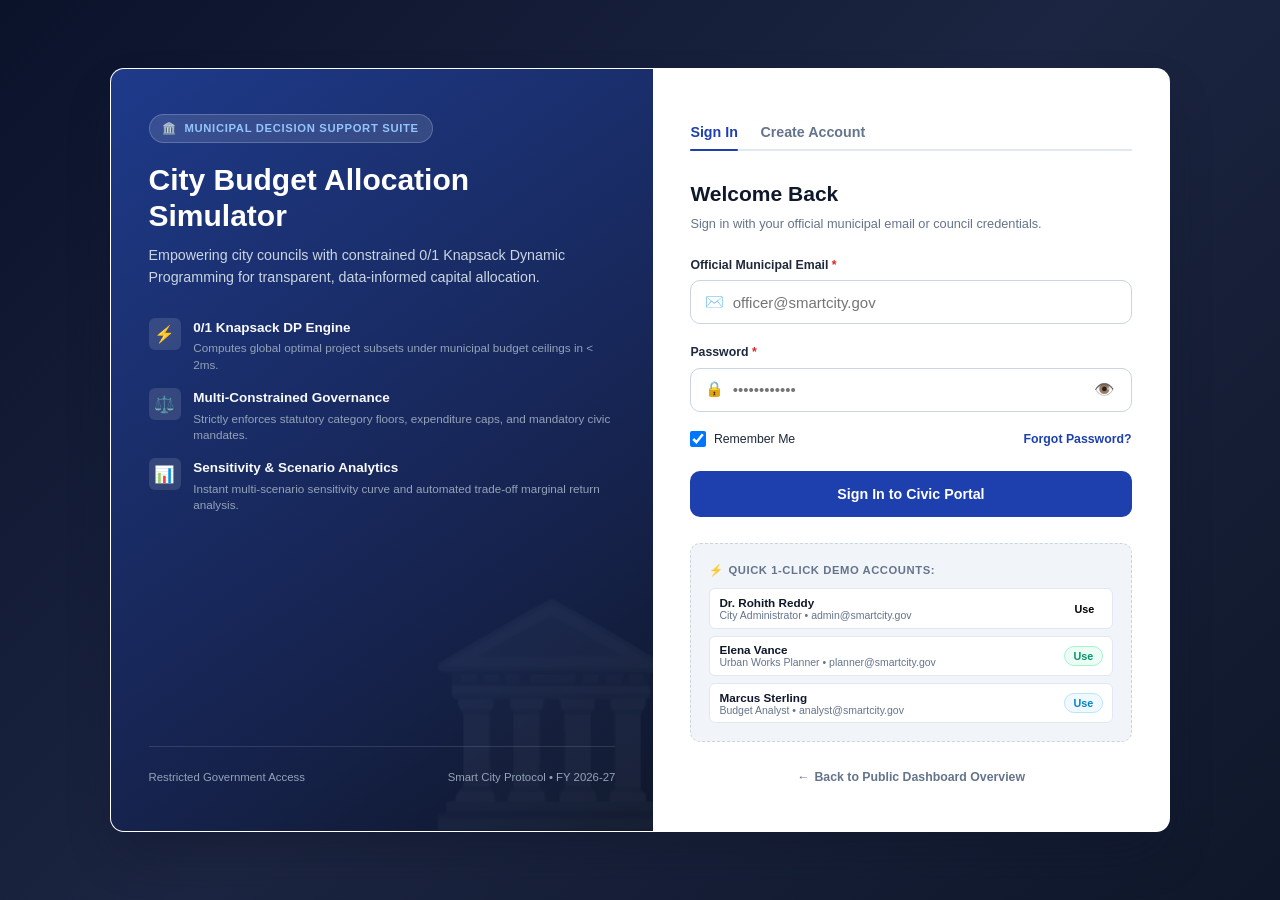
<file: login.html>
<!DOCTYPE html>
<html lang="en">
<head>
  <meta charset="UTF-8">
  <meta name="viewport" content="width=device-width, initial-scale=1.0">
  <title>Municipal Officer Login | City Budget Allocation Simulator</title>
  <meta name="description" content="Secure municipal access portal for city council members, urban planners, and financial directors using the City Budget Allocation Simulator.">
  <link rel="icon" type="image/svg+xml" href="assets/city-emblem.svg">
  <link rel="stylesheet" href="css/style.css">
</head>
<body class="auth-body">

  <div class="auth-wrapper">
    <!-- Left Hero Brand Panel (Desktop) -->
    <div class="auth-hero-panel">
      <div class="auth-hero-header">
        <div class="auth-brand-badge">
          <span>🏛️</span>
          <span>Municipal Decision Support Suite</span>
        </div>
        <h1 class="auth-hero-title">City Budget Allocation Simulator</h1>
        <p class="auth-hero-subtitle">
          Empowering city councils with constrained 0/1 Knapsack Dynamic Programming for transparent, data-informed capital allocation.
        </p>

        <div class="auth-features-list">
          <div class="auth-feature-item">
            <div class="auth-feature-icon">⚡</div>
            <div class="auth-feature-text">
              <h4>0/1 Knapsack DP Engine</h4>
              <p>Computes global optimal project subsets under municipal budget ceilings in &lt; 2ms.</p>
            </div>
          </div>

          <div class="auth-feature-item">
            <div class="auth-feature-icon">⚖️</div>
            <div class="auth-feature-text">
              <h4>Multi-Constrained Governance</h4>
              <p>Strictly enforces statutory category floors, expenditure caps, and mandatory civic mandates.</p>
            </div>
          </div>

          <div class="auth-feature-item">
            <div class="auth-feature-icon">📊</div>
            <div class="auth-feature-text">
              <h4>Sensitivity &amp; Scenario Analytics</h4>
              <p>Instant multi-scenario sensitivity curve and automated trade-off marginal return analysis.</p>
            </div>
          </div>
        </div>
      </div>

      <div class="auth-hero-footer">
        <span>Restricted Government Access</span>
        <span>Smart City Protocol &bull; FY 2026-27</span>
      </div>
    </div>

    <!-- Right Authentication Form Panel -->
    <div class="auth-form-panel">
      <!-- Tabs: Sign In / Create Account -->
      <div class="auth-tabs">
        <button type="button" class="auth-tab-btn active" id="tabSignIn">Sign In</button>
        <button type="button" class="auth-tab-btn" id="tabSignUp">Create Account</button>
      </div>

      <!-- Top Alert Message Container -->
      <div id="authAlert" style="display: none; padding: 0.75rem 1rem; border-radius: var(--radius-md); margin-bottom: 1.25rem; font-size: 0.82rem; font-weight: 600; align-items: center; gap: 0.5rem;">
        <span id="authAlertIcon">⚠️</span>
        <span id="authAlertMsg"></span>
      </div>

      <!-- ================= FORM 1: SIGN IN ================= -->
      <form id="loginForm" novalidate>
        <div class="auth-form-header">
          <h2>Welcome Back</h2>
          <p>Sign in with your official municipal email or council credentials.</p>
        </div>

        <!-- Email Field -->
        <div class="form-group">
          <label class="form-label" for="loginEmail">
            Official Municipal Email <span class="required">*</span>
          </label>
          <div class="input-with-icon">
            <span class="input-icon-lead">✉️</span>
            <input 
              type="email" 
              id="loginEmail" 
              class="form-control" 
              placeholder="officer@smartcity.gov" 
              autocomplete="email" 
              required
            >
          </div>
          <div class="form-error-msg" id="loginEmailError">
            <span>⚠️</span> Please enter a valid municipal email address.
          </div>
        </div>

        <!-- Password Field -->
        <div class="form-group">
          <label class="form-label" for="loginPassword">
            Password <span class="required">*</span>
          </label>
          <div class="input-with-icon">
            <span class="input-icon-lead">🔒</span>
            <input 
              type="password" 
              id="loginPassword" 
              class="form-control" 
              placeholder="••••••••••••" 
              autocomplete="current-password" 
              required
            >
            <button type="button" class="btn-toggle-password" id="btnToggleLoginPassword" aria-label="Toggle password visibility">
              👁️
            </button>
          </div>
          <div class="form-error-msg" id="loginPasswordError">
            <span>⚠️</span> Password cannot be empty.
          </div>
        </div>

        <!-- Options Row: Remember Me & Forgot Password -->
        <div class="auth-options-row">
          <label class="auth-checkbox-label" for="loginRemember">
            <input type="checkbox" id="loginRemember" checked style="width: 16px; height: 16px; cursor: pointer;">
            <span>Remember Me</span>
          </label>
          <a href="#" class="auth-link" id="linkForgotPassword">Forgot Password?</a>
        </div>

        <!-- Submit Button -->
        <button type="submit" class="btn btn-primary" id="btnSignInSubmit" style="width: 100%; height: 46px; font-size: 0.95rem;">
          <span id="btnSignInText">Sign In to Civic Portal</span>
          <span id="btnSignInSpinner" style="display: none;">⏳ Authenticating...</span>
        </button>

        <!-- 1-Click Demo Credentials Box -->
        <div class="demo-accounts-card">
          <div class="demo-accounts-title">
            <span>⚡</span>
            <span>Quick 1-Click Demo Accounts:</span>
          </div>
          <div class="demo-chips-grid">
            <button type="button" class="demo-chip-btn" data-email="admin@smartcity.gov" data-pass="CityAdmin2026!">
              <div>
                <div class="demo-chip-name">Dr. Rohith Reddy</div>
                <div class="demo-chip-role">City Administrator &bull; admin@smartcity.gov</div>
              </div>
              <span class="badge badge-primary">Use</span>
            </button>

            <button type="button" class="demo-chip-btn" data-email="planner@smartcity.gov" data-pass="Planner2026!">
              <div>
                <div class="demo-chip-name">Elena Vance</div>
                <div class="demo-chip-role">Urban Works Planner &bull; planner@smartcity.gov</div>
              </div>
              <span class="badge badge-success">Use</span>
            </button>

            <button type="button" class="demo-chip-btn" data-email="analyst@smartcity.gov" data-pass="Analyst2026!">
              <div>
                <div class="demo-chip-name">Marcus Sterling</div>
                <div class="demo-chip-role">Budget Analyst &bull; analyst@smartcity.gov</div>
              </div>
              <span class="badge badge-info">Use</span>
            </button>
          </div>
        </div>
      </form>

      <!-- ================= FORM 2: SIGN UP ================= -->
      <form id="registerForm" style="display: none;" novalidate>
        <div class="auth-form-header">
          <h2>Create Council Account</h2>
          <p>Register an authorized municipal officer profile.</p>
        </div>

        <div class="form-group">
          <label class="form-label" for="regName">
            Full Name &amp; Title <span class="required">*</span>
          </label>
          <div class="input-with-icon">
            <span class="input-icon-lead">👤</span>
            <input type="text" id="regName" class="form-control" placeholder="e.g., Officer Ananya Sharma" required>
          </div>
          <div class="form-error-msg" id="regNameError">
            <span>⚠️</span> Full name is required.
          </div>
        </div>

        <div class="form-group">
          <label class="form-label" for="regEmail">
            Official Email Address <span class="required">*</span>
          </label>
          <div class="input-with-icon">
            <span class="input-icon-lead">✉️</span>
            <input type="email" id="regEmail" class="form-control" placeholder="name@smartcity.gov" required>
          </div>
          <div class="form-error-msg" id="regEmailError">
            <span>⚠️</span> Please enter a valid municipal email format.
          </div>
        </div>

        <div class="form-row" style="margin-bottom: 1.25rem;">
          <div class="form-group" style="margin-bottom: 0;">
            <label class="form-label" for="regDepartment">Department</label>
            <select id="regDepartment" class="form-control">
              <option value="Urban Infrastructure & Roads">Urban Infrastructure &amp; Roads</option>
              <option value="Healthcare & Sanitation Directorate">Healthcare &amp; Sanitation</option>
              <option value="Finance & Municipal Accounts">Finance &amp; Accounts</option>
              <option value="Water Supply & Resources">Water Supply &amp; Resources</option>
              <option value="Environment & Smart Planning">Environment &amp; Planning</option>
            </select>
          </div>

          <div class="form-group" style="margin-bottom: 0;">
            <label class="form-label" for="regRole">Civic Role</label>
            <select id="regRole" class="form-control">
              <option value="Urban Planner">Urban Planner</option>
              <option value="Budget Analyst">Budget Analyst</option>
              <option value="City Council Member">Council Member</option>
              <option value="Director of Engineering">Director of Engineering</option>
            </select>
          </div>
        </div>

        <div class="form-group">
          <label class="form-label" for="regPassword">
            Password <span class="required">*</span>
          </label>
          <div class="input-with-icon">
            <span class="input-icon-lead">🔒</span>
            <input type="password" id="regPassword" class="form-control" placeholder="At least 6 characters" required>
            <button type="button" class="btn-toggle-password" id="btnToggleRegPassword" aria-label="Toggle password">👁️</button>
          </div>
          <div class="form-error-msg" id="regPasswordError">
            <span>⚠️</span> Password must be at least 6 characters.
          </div>
        </div>

        <div class="form-group">
          <label class="form-label" for="regConfirmPassword">
            Confirm Password <span class="required">*</span>
          </label>
          <div class="input-with-icon">
            <span class="input-icon-lead">🔒</span>
            <input type="password" id="regConfirmPassword" class="form-control" placeholder="Re-enter password" required>
          </div>
          <div class="form-error-msg" id="regConfirmPasswordError">
            <span>⚠️</span> Passwords do not match.
          </div>
        </div>

        <button type="submit" class="btn btn-primary" id="btnSignUpSubmit" style="width: 100%; height: 46px; font-size: 0.95rem; margin-top: 0.5rem;">
          <span id="btnSignUpText">Register &amp; Access Dashboard</span>
          <span id="btnSignUpSpinner" style="display: none;">⏳ Creating Profile...</span>
        </button>

        <p style="text-align: center; margin-top: 1rem; font-size: 0.82rem; color: var(--color-slate-light);">
          Already have an account? <a href="#" class="auth-link" id="linkSwitchToSignIn">Sign In</a>
        </p>
      </form>

      <!-- Return to Public Dashboard Link -->
      <div style="margin-top: 1.75rem; text-align: center; font-size: 0.82rem;">
        <a href="index.html" class="auth-link" style="display: inline-flex; align-items: center; gap: 0.35rem; color: var(--color-slate-light);">
          <span>←</span>
          <span>Back to Public Dashboard Overview</span>
        </a>
      </div>
    </div>
  </div>

  <!-- ================= FORGOT PASSWORD MODAL ================= -->
  <div class="modal-overlay" id="forgotModalOverlay">
    <div class="modal-content" style="max-width: 440px;">
      <div class="modal-header">
        <h3><span>🔑</span> Reset Password</h3>
        <button class="modal-close" id="btnCloseForgotModal">&times;</button>
      </div>
      <div class="modal-body">
        <p style="font-size: 0.88rem; color: var(--color-slate-medium); margin-bottom: 1.25rem;">
          Enter your registered municipal email. We will send you secure verification instructions and token to restore access.
        </p>

        <form id="forgotPasswordForm" novalidate>
          <div class="form-group">
            <label class="form-label" for="forgotEmail">Municipal Email Address</label>
            <div class="input-with-icon">
              <span class="input-icon-lead">✉️</span>
              <input type="email" id="forgotEmail" class="form-control" placeholder="officer@smartcity.gov" required>
            </div>
            <div class="form-error-msg" id="forgotEmailError">
              <span>⚠️</span> Please enter a valid registered email.
            </div>
          </div>

          <div id="forgotSuccessBox" style="display: none; padding: 0.85rem; background-color: var(--color-success-bg); border: 1px solid var(--color-success-border); border-radius: var(--radius-md); font-size: 0.82rem; color: var(--color-success); margin-bottom: 1rem;">
            <span>✓</span> <span id="forgotSuccessMsg"></span>
          </div>

          <div style="display: flex; gap: 0.75rem; justify-content: flex-end; margin-top: 1.25rem;">
            <button type="button" class="btn btn-outline" id="btnCancelForgot">Cancel</button>
            <button type="submit" class="btn btn-primary" id="btnSubmitForgot">Send Reset Link</button>
          </div>
        </form>
      </div>
    </div>
  </div>

  <!-- Toast Notification Container -->
  <div class="toast-container" id="toastContainer"></div>

  <!-- Scripts -->
  <script src="js/auth.js"></script>
  <script>
    (function () {
      'use strict';

      // Elements
      const tabSignIn = document.getElementById('tabSignIn');
      const tabSignUp = document.getElementById('tabSignUp');
      const loginForm = document.getElementById('loginForm');
      const registerForm = document.getElementById('registerForm');
      const linkSwitchToSignIn = document.getElementById('linkSwitchToSignIn');

      const loginEmail = document.getElementById('loginEmail');
      const loginPassword = document.getElementById('loginPassword');
      const loginRemember = document.getElementById('loginRemember');
      const btnToggleLoginPassword = document.getElementById('btnToggleLoginPassword');
      const loginEmailError = document.getElementById('loginEmailError');
      const loginPasswordError = document.getElementById('loginPasswordError');

      const btnSignInSubmit = document.getElementById('btnSignInSubmit');
      const btnSignInText = document.getElementById('btnSignInText');
      const btnSignInSpinner = document.getElementById('btnSignInSpinner');

      const regName = document.getElementById('regName');
      const regEmail = document.getElementById('regEmail');
      const regDepartment = document.getElementById('regDepartment');
      const regRole = document.getElementById('regRole');
      const regPassword = document.getElementById('regPassword');
      const regConfirmPassword = document.getElementById('regConfirmPassword');
      const btnToggleRegPassword = document.getElementById('btnToggleRegPassword');
      const btnSignUpSubmit = document.getElementById('btnSignUpSubmit');
      const btnSignUpText = document.getElementById('btnSignUpText');
      const btnSignUpSpinner = document.getElementById('btnSignUpSpinner');

      const authAlert = document.getElementById('authAlert');
      const authAlertMsg = document.getElementById('authAlertMsg');
      const authAlertIcon = document.getElementById('authAlertIcon');

      const linkForgotPassword = document.getElementById('linkForgotPassword');
      const forgotModalOverlay = document.getElementById('forgotModalOverlay');
      const btnCloseForgotModal = document.getElementById('btnCloseForgotModal');
      const btnCancelForgot = document.getElementById('btnCancelForgot');
      const forgotPasswordForm = document.getElementById('forgotPasswordForm');
      const forgotEmail = document.getElementById('forgotEmail');
      const forgotEmailError = document.getElementById('forgotEmailError');
      const forgotSuccessBox = document.getElementById('forgotSuccessBox');
      const forgotSuccessMsg = document.getElementById('forgotSuccessMsg');

      // Check if already authenticated; if so, redirect immediately
      const urlParams = new URLSearchParams(window.location.search);
      const redirectTarget = urlParams.get('redirect') ? decodeURIComponent(urlParams.get('redirect')) : 'index.html';

      if (window.auth && window.auth.isAuthenticated()) {
        window.location.href = redirectTarget;
      }

      // Tab switching
      function showSignInTab() {
        tabSignIn.classList.add('active');
        tabSignUp.classList.remove('active');
        loginForm.style.display = 'block';
        registerForm.style.display = 'none';
        hideAlert();
      }

      function showSignUpTab() {
        tabSignUp.classList.add('active');
        tabSignIn.classList.remove('active');
        registerForm.style.display = 'block';
        loginForm.style.display = 'none';
        hideAlert();
      }

      tabSignIn.addEventListener('click', showSignInTab);
      tabSignUp.addEventListener('click', showSignUpTab);
      if (linkSwitchToSignIn) linkSwitchToSignIn.addEventListener('click', (e) => {
        e.preventDefault();
        showSignInTab();
      });

      // Show/Hide Password toggles
      function togglePasswordVisibility(input, btn) {
        if (input.type === 'password') {
          input.type = 'text';
          btn.textContent = '🙈';
        } else {
          input.type = 'password';
          btn.textContent = '👁️';
        }
      }

      btnToggleLoginPassword.addEventListener('click', () => {
        togglePasswordVisibility(loginPassword, btnToggleLoginPassword);
      });

      btnToggleRegPassword.addEventListener('click', () => {
        togglePasswordVisibility(regPassword, btnToggleRegPassword);
      });

      // Alert Banner helper
      function showAlert(msg, isSuccess = false) {
        authAlert.style.display = 'flex';
        authAlert.style.backgroundColor = isSuccess ? 'var(--color-success-bg)' : 'var(--color-danger-bg)';
        authAlert.style.border = isSuccess ? '1px solid var(--color-success-border)' : '1px solid var(--color-danger-border)';
        authAlert.style.color = isSuccess ? 'var(--color-success)' : 'var(--color-danger)';
        authAlertIcon.textContent = isSuccess ? '✅' : '⚠️';
        authAlertMsg.textContent = msg;
      }

      function hideAlert() {
        authAlert.style.display = 'none';
      }

      // Inline validation helpers
      function setFieldError(input, errorElement, isError) {
        if (isError) {
          input.classList.add('is-invalid');
          errorElement.classList.add('visible');
        } else {
          input.classList.remove('is-invalid');
          errorElement.classList.remove('visible');
        }
      }

      loginEmail.addEventListener('input', () => {
        const val = loginEmail.value.trim();
        const valid = val.length > 0 && window.auth.isValidEmail(val);
        setFieldError(loginEmail, loginEmailError, !valid && val.length > 0);
      });

      loginPassword.addEventListener('input', () => {
        setFieldError(loginPassword, loginPasswordError, loginPassword.value.length === 0);
      });

      // Quick 1-Click Demo Account chips
      document.querySelectorAll('.demo-chip-btn').forEach(btn => {
        btn.addEventListener('click', async () => {
          showSignInTab();
          const email = btn.dataset.email;
          const pass = btn.dataset.pass;
          loginEmail.value = email;
          loginPassword.value = pass;
          setFieldError(loginEmail, loginEmailError, false);
          setFieldError(loginPassword, loginPasswordError, false);
          
          // Trigger instant simulated login
          await performLogin(email, pass, true);
        });
      });

      // Login Form Submit
      loginForm.addEventListener('submit', async (e) => {
        e.preventDefault();
        hideAlert();

        const email = loginEmail.value.trim();
        const password = loginPassword.value;
        let hasError = false;

        if (!email || !window.auth.isValidEmail(email)) {
          setFieldError(loginEmail, loginEmailError, true);
          hasError = true;
        } else {
          setFieldError(loginEmail, loginEmailError, false);
        }

        if (!password) {
          setFieldError(loginPassword, loginPasswordError, true);
          hasError = true;
        } else {
          setFieldError(loginPassword, loginPasswordError, false);
        }

        if (hasError) return;

        await performLogin(email, password, loginRemember.checked);
      });

      async function performLogin(email, password, rememberMe) {
        btnSignInSubmit.disabled = true;
        btnSignInText.style.display = 'none';
        btnSignInSpinner.style.display = 'inline';

        try {
          const user = await window.auth.login({ email, password, rememberMe });
          showAlert(`Welcome, ${user.name}! Redirecting to Municipal Portal...`, true);

          setTimeout(() => {
            window.location.href = redirectTarget;
          }, 600);
        } catch (err) {
          showAlert(err.message, false);
          btnSignInSubmit.disabled = false;
          btnSignInText.style.display = 'inline';
          btnSignInSpinner.style.display = 'none';
        }
      }

      // Registration Form Submit
      registerForm.addEventListener('submit', async (e) => {
        e.preventDefault();
        hideAlert();

        const name = regName.value.trim();
        const email = regEmail.value.trim();
        const department = regDepartment.value;
        const role = regRole.value;
        const password = regPassword.value;
        const confirmPassword = regConfirmPassword.value;
        let hasError = false;

        const regNameError = document.getElementById('regNameError');
        const regEmailError = document.getElementById('regEmailError');
        const regPasswordError = document.getElementById('regPasswordError');
        const regConfirmPasswordError = document.getElementById('regConfirmPasswordError');

        if (!name) {
          setFieldError(regName, regNameError, true);
          hasError = true;
        } else {
          setFieldError(regName, regNameError, false);
        }

        if (!email || !window.auth.isValidEmail(email)) {
          setFieldError(regEmail, regEmailError, true);
          hasError = true;
        } else {
          setFieldError(regEmail, regEmailError, false);
        }

        if (password.length < 6) {
          setFieldError(regPassword, regPasswordError, true);
          hasError = true;
        } else {
          setFieldError(regPassword, regPasswordError, false);
        }

        if (confirmPassword !== password) {
          setFieldError(regConfirmPassword, regConfirmPasswordError, true);
          hasError = true;
        } else {
          setFieldError(regConfirmPassword, regConfirmPasswordError, false);
        }

        if (hasError) return;

        btnSignUpSubmit.disabled = true;
        btnSignUpText.style.display = 'none';
        btnSignUpSpinner.style.display = 'inline';

        try {
          const user = await window.auth.register({ name, email, department, role, password });
          showAlert(`Council account created successfully for ${user.name}! Entering portal...`, true);

          setTimeout(() => {
            window.location.href = redirectTarget;
          }, 650);
        } catch (err) {
          showAlert(err.message, false);
          btnSignUpSubmit.disabled = false;
          btnSignUpText.style.display = 'inline';
          btnSignUpSpinner.style.display = 'none';
        }
      });

      // Forgot Password Modal Handlers
      function openForgotModal() {
        forgotModalOverlay.style.display = 'flex';
        forgotEmail.value = loginEmail.value;
        setFieldError(forgotEmail, forgotEmailError, false);
        forgotSuccessBox.style.display = 'none';
      }

      function closeForgotModal() {
        forgotModalOverlay.style.display = 'none';
      }

      linkForgotPassword.addEventListener('click', (e) => {
        e.preventDefault();
        openForgotModal();
      });

      btnCloseForgotModal.addEventListener('click', closeForgotModal);
      btnCancelForgot.addEventListener('click', closeForgotModal);

      forgotPasswordForm.addEventListener('submit', async (e) => {
        e.preventDefault();
        const email = forgotEmail.value.trim();

        if (!email || !window.auth.isValidEmail(email)) {
          setFieldError(forgotEmail, forgotEmailError, true);
          return;
        }

        setFieldError(forgotEmail, forgotEmailError, false);
        const submitBtn = document.getElementById('btnSubmitForgot');
        submitBtn.disabled = true;
        submitBtn.textContent = 'Sending...';

        try {
          const res = await window.auth.forgotPassword(email);
          forgotSuccessBox.style.display = 'block';
          forgotSuccessMsg.textContent = res.message;
          submitBtn.disabled = false;
          submitBtn.textContent = 'Send Reset Link';

          setTimeout(() => {
            closeForgotModal();
          }, 3500);
        } catch (err) {
          submitBtn.disabled = false;
          submitBtn.textContent = 'Send Reset Link';
        }
      });
    })();
  </script>
</body>
</html>
</file>
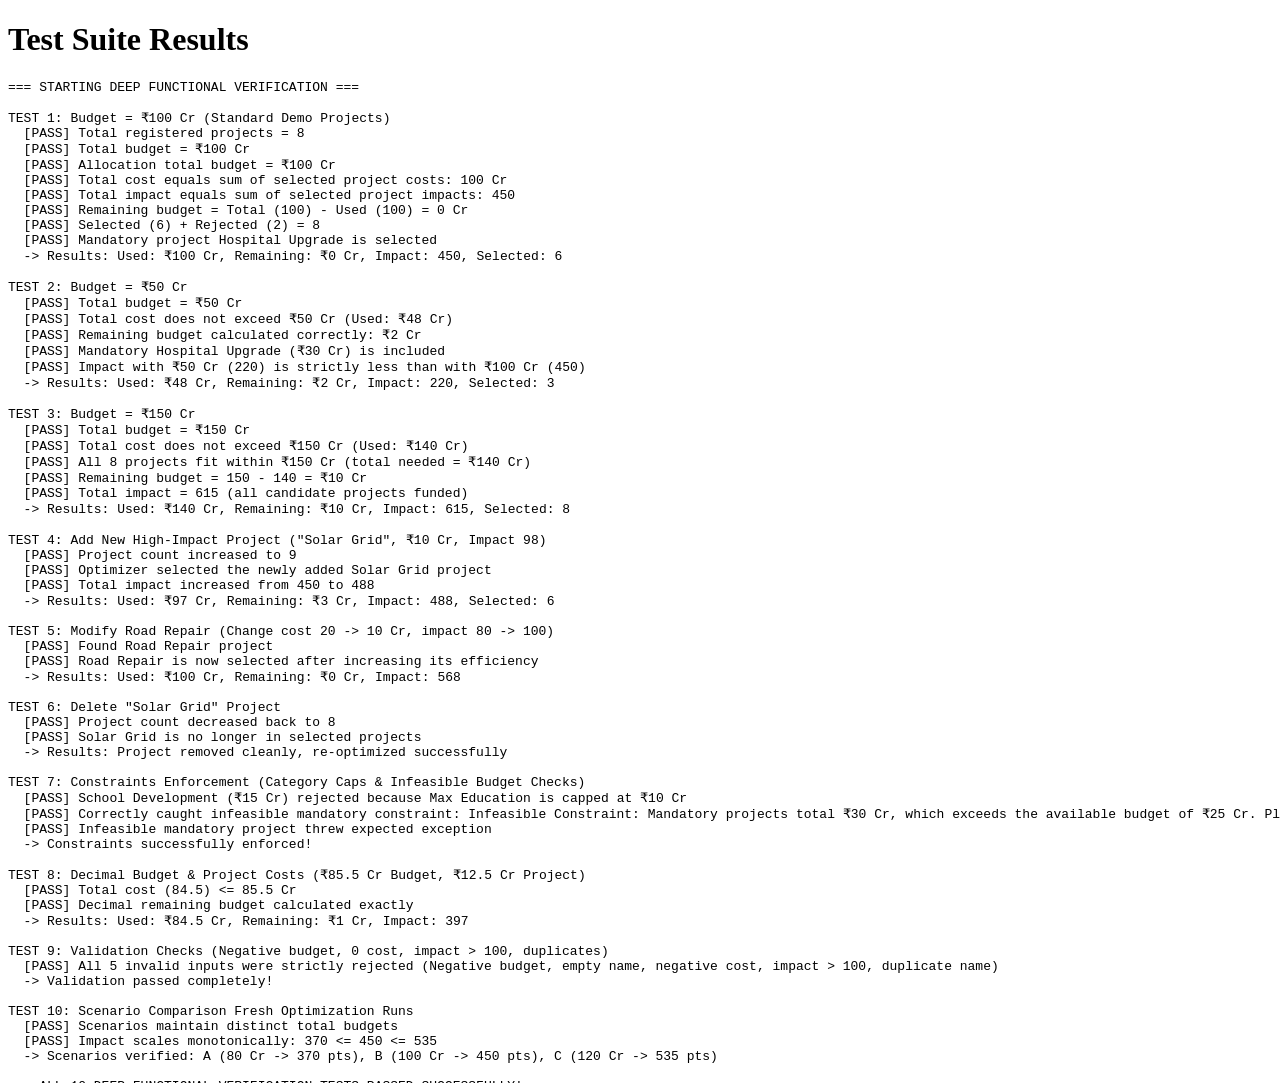
<file: test-runner.html>
<!DOCTYPE html>
<html>
<head>
  <meta charset="utf-8">
  <title>City Budget Allocation Simulator - Deep Functional Verification Suite</title>
  <script src="js/models.js"></script>
  <script src="js/dynamicProgramming.js"></script>
</head>
<body>
  <h1>Test Suite Results</h1>
  <pre id="output"></pre>

  <script>
    const output = document.getElementById('output');
    const logs = [];
    function log(msg) {
      logs.push(msg);
      output.textContent = logs.join('\n');
    }

    function assert(cond, desc) {
      if (cond) {
        log('  [PASS] ' + desc);
      } else {
        log('  [FAIL] ' + desc);
        throw new Error('Assertion failed: ' + desc);
      }
    }

    try {
      log('=== STARTING DEEP FUNCTIONAL VERIFICATION ===\n');

      const sim = new Models.BudgetSimulator(100);

      // -------------------------------------------------------------
      // TEST 1: Budget = 100 Cr, Standard Demo Projects
      // -------------------------------------------------------------
      log('TEST 1: Budget = ₹100 Cr (Standard Demo Projects)');
      sim.loadDemoData();
      let res1 = sim.optimize();

      assert(sim.projects.length === 8, 'Total registered projects = 8');
      assert(sim.budget.totalBudget === 100, 'Total budget = ₹100 Cr');
      assert(res1.totalBudget === 100, 'Allocation total budget = ₹100 Cr');

      // Verify math
      const sumSelectedCost1 = res1.selectedProjects.reduce((s, p) => s + p.cost, 0);
      const sumSelectedImpact1 = res1.selectedProjects.reduce((s, p) => s + p.impactScore, 0);

      assert(Math.abs(res1.totalCost - sumSelectedCost1) < 0.001, 'Total cost equals sum of selected project costs: ' + res1.totalCost + ' Cr');
      assert(res1.totalImpact === sumSelectedImpact1, 'Total impact equals sum of selected project impacts: ' + res1.totalImpact);
      assert(Math.abs(res1.remainingBudget - (100 - res1.totalCost)) < 0.001, 'Remaining budget = Total (100) - Used (' + res1.totalCost + ') = ' + res1.remainingBudget + ' Cr');
      assert(res1.selectedProjects.length + res1.rejectedProjects.length === 8, 'Selected (' + res1.selectedProjects.length + ') + Rejected (' + res1.rejectedProjects.length + ') = 8');
      assert(res1.selectedProjects.some(p => p.name === 'Hospital Upgrade'), 'Mandatory project Hospital Upgrade is selected');
      log('  -> Results: Used: ₹' + res1.totalCost + ' Cr, Remaining: ₹' + res1.remainingBudget + ' Cr, Impact: ' + res1.totalImpact + ', Selected: ' + res1.selectedProjects.length + '\n');

      // -------------------------------------------------------------
      // TEST 2: Budget = 50 Cr
      // -------------------------------------------------------------
      log('TEST 2: Budget = ₹50 Cr');
      sim.setBudget(50);
      let res2 = sim.optimize();

      assert(sim.budget.totalBudget === 50, 'Total budget = ₹50 Cr');
      assert(res2.totalCost <= 50, 'Total cost does not exceed ₹50 Cr (Used: ₹' + res2.totalCost + ' Cr)');
      assert(Math.abs(res2.remainingBudget - (50 - res2.totalCost)) < 0.001, 'Remaining budget calculated correctly: ₹' + res2.remainingBudget + ' Cr');
      assert(res2.selectedProjects.some(p => p.name === 'Hospital Upgrade'), 'Mandatory Hospital Upgrade (₹30 Cr) is included');
      assert(res2.totalImpact < res1.totalImpact, 'Impact with ₹50 Cr (' + res2.totalImpact + ') is strictly less than with ₹100 Cr (' + res1.totalImpact + ')');
      log('  -> Results: Used: ₹' + res2.totalCost + ' Cr, Remaining: ₹' + res2.remainingBudget + ' Cr, Impact: ' + res2.totalImpact + ', Selected: ' + res2.selectedProjects.length + '\n');

      // -------------------------------------------------------------
      // TEST 3: Budget = 150 Cr
      // -------------------------------------------------------------
      log('TEST 3: Budget = ₹150 Cr');
      sim.setBudget(150);
      let res3 = sim.optimize();

      assert(sim.budget.totalBudget === 150, 'Total budget = ₹150 Cr');
      assert(res3.totalCost <= 150, 'Total cost does not exceed ₹150 Cr (Used: ₹' + res3.totalCost + ' Cr)');
      assert(res3.selectedProjects.length === 8, 'All 8 projects fit within ₹150 Cr (total needed = ₹140 Cr)');
      assert(res3.remainingBudget === 10, 'Remaining budget = 150 - 140 = ₹10 Cr');
      assert(res3.totalImpact === 615, 'Total impact = 615 (all candidate projects funded)');
      log('  -> Results: Used: ₹' + res3.totalCost + ' Cr, Remaining: ₹' + res3.remainingBudget + ' Cr, Impact: ' + res3.totalImpact + ', Selected: ' + res3.selectedProjects.length + '\n');

      // -------------------------------------------------------------
      // TEST 4: Add New Project (High Impact)
      // -------------------------------------------------------------
      log('TEST 4: Add New High-Impact Project ("Solar Grid", ₹10 Cr, Impact 98)');
      sim.setBudget(100);
      sim.addProject({
        name: 'Solar Grid',
        category: 'Environment',
        cost: 10,
        impactScore: 98,
        priority: 'High'
      });
      assert(sim.projects.length === 9, 'Project count increased to 9');
      let res4 = sim.optimize();

      assert(res4.selectedProjects.some(p => p.name === 'Solar Grid'), 'Optimizer selected the newly added Solar Grid project');
      assert(res4.totalImpact > res1.totalImpact, 'Total impact increased from ' + res1.totalImpact + ' to ' + res4.totalImpact);
      log('  -> Results: Used: ₹' + res4.totalCost + ' Cr, Remaining: ₹' + res4.remainingBudget + ' Cr, Impact: ' + res4.totalImpact + ', Selected: ' + res4.selectedProjects.length + '\n');

      // -------------------------------------------------------------
      // TEST 5: Modify Existing Project Impact & Cost
      // -------------------------------------------------------------
      log('TEST 5: Modify Road Repair (Change cost 20 -> 10 Cr, impact 80 -> 100)');
      const roadProj = sim.projects.find(p => p.name === 'Road Repair');
      assert(roadProj !== null, 'Found Road Repair project');
      sim.updateProject(roadProj.id, {
        cost: 10,
        impactScore: 100
      });
      let res5 = sim.optimize();
      assert(res5.selectedProjects.some(p => p.name === 'Road Repair'), 'Road Repair is now selected after increasing its efficiency');
      log('  -> Results: Used: ₹' + res5.totalCost + ' Cr, Remaining: ₹' + res5.remainingBudget + ' Cr, Impact: ' + res5.totalImpact + '\n');

      // -------------------------------------------------------------
      // TEST 6: Delete a Project
      // -------------------------------------------------------------
      log('TEST 6: Delete "Solar Grid" Project');
      const solarProj = sim.projects.find(p => p.name === 'Solar Grid');
      sim.deleteProject(solarProj.id);
      assert(sim.projects.length === 8, 'Project count decreased back to 8');
      let res6 = sim.optimize();
      assert(!res6.selectedProjects.some(p => p.name === 'Solar Grid'), 'Solar Grid is no longer in selected projects');
      log('  -> Results: Project removed cleanly, re-optimized successfully\n');

      // -------------------------------------------------------------
      // TEST 7: Constraints Enforcement
      // -------------------------------------------------------------
      log('TEST 7: Constraints Enforcement (Category Caps & Infeasible Budget Checks)');
      sim.loadDemoData(); // Reset to standard demo
      sim.setBudget(100);

      // Set Max Education = 10 Cr (School Development is 15 Cr, so it must be rejected)
      sim.constraints.setCategoryMax('Education', 10);
      let res7 = sim.optimize();
      assert(!res7.selectedProjects.some(p => p.name === 'School Development'), 'School Development (₹15 Cr) rejected because Max Education is capped at ₹10 Cr');

      // Test Infeasible Mandatory Project
      let threwInfeasible = false;
      try {
        sim.setBudget(25); // Mandatory Hospital is 30 Cr > 25 Cr
        sim.optimize();
      } catch (err) {
        threwInfeasible = true;
        assert(err.message.includes('Mandatory projects'), 'Correctly caught infeasible mandatory constraint: ' + err.message);
      }
      assert(threwInfeasible, 'Infeasible mandatory project threw expected exception');
      log('  -> Constraints successfully enforced!\n');

      // -------------------------------------------------------------
      // TEST 8: Decimal Budget & Costs
      // -------------------------------------------------------------
      log('TEST 8: Decimal Budget & Project Costs (₹85.5 Cr Budget, ₹12.5 Cr Project)');
      sim.loadDemoData();
      sim.setBudget(85.5);
      sim.addProject({
        name: 'Smart Clinic',
        category: 'Healthcare',
        cost: 12.5,
        impactScore: 82,
        priority: 'High'
      });
      let res8 = sim.optimize();
      assert(res8.totalCost <= 85.5, 'Total cost (' + res8.totalCost + ') <= 85.5 Cr');
      assert(Math.abs(res8.remainingBudget - parseFloat((85.5 - res8.totalCost).toFixed(2))) < 0.001, 'Decimal remaining budget calculated exactly');
      log('  -> Results: Used: ₹' + res8.totalCost + ' Cr, Remaining: ₹' + res8.remainingBudget + ' Cr, Impact: ' + res8.totalImpact + '\n');

      // -------------------------------------------------------------
      // TEST 9: Validation Checks
      // -------------------------------------------------------------
      log('TEST 9: Validation Checks (Negative budget, 0 cost, impact > 100, duplicates)');
      let valErrors = 0;

      try { sim.setBudget(-50); } catch (e) { valErrors++; }
      try { sim.addProject({ name: '', category: 'Roads', cost: 10, impactScore: 50, priority: 'Medium' }); } catch (e) { valErrors++; }
      try { sim.addProject({ name: 'Valid Name', category: 'Roads', cost: -5, impactScore: 50, priority: 'Medium' }); } catch (e) { valErrors++; }
      try { sim.addProject({ name: 'Valid Name 2', category: 'Roads', cost: 10, impactScore: 150, priority: 'Medium' }); } catch (e) { valErrors++; }
      try { sim.addProject({ name: 'Road Repair', category: 'Roads', cost: 10, impactScore: 50, priority: 'Medium' }); } catch (e) { valErrors++; } // Duplicate

      assert(valErrors === 5, 'All 5 invalid inputs were strictly rejected (Negative budget, empty name, negative cost, impact > 100, duplicate name)');
      log('  -> Validation passed completely!\n');

      // -------------------------------------------------------------
      // TEST 10: Scenario Comparison Fresh Runs
      // -------------------------------------------------------------
      log('TEST 10: Scenario Comparison Fresh Optimization Runs');
      sim.loadDemoData();
      const scenA = sim.runScenario(80, 'Scenario A');
      const scenB = sim.runScenario(100, 'Scenario B');
      const scenC = sim.runScenario(120, 'Scenario C');

      assert(scenA.totalBudget === 80 && scenB.totalBudget === 100 && scenC.totalBudget === 120, 'Scenarios maintain distinct total budgets');
      assert(scenA.totalImpact <= scenB.totalImpact && scenB.totalImpact <= scenC.totalImpact, 'Impact scales monotonically: ' + scenA.totalImpact + ' <= ' + scenB.totalImpact + ' <= ' + scenC.totalImpact);
      log('  -> Scenarios verified: A (80 Cr -> ' + scenA.totalImpact + ' pts), B (100 Cr -> ' + scenB.totalImpact + ' pts), C (120 Cr -> ' + scenC.totalImpact + ' pts)\n');

      log('=== ALL 10 DEEP FUNCTIONAL VERIFICATION TESTS PASSED SUCCESSFULLY! ===');
    } catch (err) {
      log('\n[CRITICAL ERROR] ' + err.message);
    }
  </script>
</body>
</html>
</file>
<file: css/style.css>
/**
 * CITY BUDGET ALLOCATION SIMULATOR
 * Comprehensive Municipal Dashboard Stylesheet
 *
 * Professional Government / Smart City Civic Design System
 */

/* ==========================================================================
   1. CSS Variables & Theme Foundations
   ========================================================================== */
:root {
  /* Brand Civic Palette */
  --color-primary: #1e40af;
  --color-primary-light: #3b82f6;
  --color-primary-dark: #1e3a8a;
  --color-primary-subtle: #eff6ff;

  --color-navy: #0f172a;
  --color-slate-dark: #1e293b;
  --color-slate-medium: #334155;
  --color-slate-light: #64748b;
  --color-slate-subtle: #cbd5e1;

  --color-bg-body: #f8fafc;
  --color-bg-surface: #ffffff;
  --color-bg-muted: #f1f5f9;

  /* Status Colors */
  --color-success: #059669;
  --color-success-light: #10b981;
  --color-success-bg: #ecfdf5;
  --color-success-border: #a7f3d0;

  --color-danger: #dc2626;
  --color-danger-light: #ef4444;
  --color-danger-bg: #fef2f2;
  --color-danger-border: #fecaca;

  --color-warning: #d97706;
  --color-warning-light: #f59e0b;
  --color-warning-bg: #fffbeb;
  --color-warning-border: #fde68a;

  --color-info: #0284c7;
  --color-info-bg: #f0f9ff;
  --color-info-border: #bae6fd;

  /* Neutral Borders & Shadows */
  --border-color: #e2e8f0;
  --border-color-dark: #cbd5e1;
  --shadow-sm: 0 1px 2px 0 rgba(0, 0, 0, 0.05);
  --shadow-md: 0 4px 6px -1px rgba(0, 0, 0, 0.08), 0 2px 4px -2px rgba(0, 0, 0, 0.05);
  --shadow-lg: 0 10px 15px -3px rgba(0, 0, 0, 0.08), 0 4px 6px -4px rgba(0, 0, 0, 0.04);
  --shadow-card: 0 1px 3px rgba(15, 23, 42, 0.06), 0 1px 2px rgba(15, 23, 42, 0.04);

  /* Dimensions */
  --sidebar-width: 270px;
  --header-height: 70px;
  --radius-sm: 6px;
  --radius-md: 10px;
  --radius-lg: 14px;
  --radius-full: 9999px;

  /* Transitions */
  --transition-fast: 0.15s ease;
  --transition-normal: 0.25s ease;
}

/* ==========================================================================
   2. Reset & Global Base
   ========================================================================== */
*, *::before, *::after {
  box-sizing: border-box;
  margin: 0;
  padding: 0;
}

html {
  font-size: 15px;
  scroll-behavior: smooth;
  height: 100%;
}

body {
  font-family: -apple-system, BlinkMacSystemFont, "Segoe UI", Roboto, "Helvetica Neue", Arial, sans-serif;
  color: var(--color-slate-dark);
  background-color: var(--color-bg-body);
  line-height: 1.5;
  min-height: 100%;
  overflow-x: hidden;
  -webkit-font-smoothing: antialiased;
}

a {
  color: var(--color-primary);
  text-decoration: none;
  transition: color var(--transition-fast);
}

a:hover {
  color: var(--color-primary-dark);
}

button, input, select, textarea {
  font-family: inherit;
  font-size: inherit;
}

/* ==========================================================================
   3. Application Layout (Sidebar + Main Wrapper)
   ========================================================================== */
.app-container {
  display: flex;
  min-height: 100vh;
  position: relative;
}

/* Sidebar Navigation */
.sidebar {
  width: var(--sidebar-width);
  background-color: var(--color-slate-dark);
  color: #f8fafc;
  display: flex;
  flex-direction: column;
  position: fixed;
  top: 0;
  bottom: 0;
  left: 0;
  z-index: 100;
  transition: transform var(--transition-normal);
  border-right: 1px solid rgba(255, 255, 255, 0.08);
}

.sidebar-header {
  padding: 1.25rem 1.25rem 1rem 1.25rem;
  border-bottom: 1px solid rgba(255, 255, 255, 0.1);
  display: flex;
  align-items: center;
  justify-content: space-between;
}

.brand-wrapper {
  display: flex;
  align-items: center;
  gap: 0.75rem;
}

.brand-icon {
  width: 38px;
  height: 38px;
  background: linear-gradient(135deg, #3b82f6, #1d4ed8);
  border-radius: var(--radius-md);
  display: flex;
  align-items: center;
  justify-content: center;
  font-size: 1.3rem;
  box-shadow: 0 4px 10px rgba(37, 99, 235, 0.35);
}

.brand-text h1 {
  font-size: 0.95rem;
  font-weight: 700;
  letter-spacing: 0.02em;
  color: #ffffff;
  line-height: 1.2;
}

.brand-text span {
  font-size: 0.7rem;
  color: #94a3b8;
  text-transform: uppercase;
  letter-spacing: 0.06em;
  display: block;
}

.sidebar-nav {
  flex: 1;
  padding: 1rem 0.75rem;
  overflow-y: auto;
}

.nav-section-label {
  font-size: 0.68rem;
  text-transform: uppercase;
  letter-spacing: 0.08em;
  color: #64748b;
  font-weight: 700;
  padding: 0.75rem 0.75rem 0.35rem 0.75rem;
}

.nav-list {
  list-style: none;
  display: flex;
  flex-direction: column;
  gap: 0.25rem;
}

.nav-link {
  display: flex;
  align-items: center;
  gap: 0.85rem;
  padding: 0.65rem 0.85rem;
  color: #cbd5e1;
  border-radius: var(--radius-sm);
  font-size: 0.9rem;
  font-weight: 500;
  transition: all var(--transition-fast);
  cursor: pointer;
  border: 1px solid transparent;
}

.nav-link:hover {
  background-color: rgba(255, 255, 255, 0.07);
  color: #ffffff;
}

.nav-link.active {
  background-color: var(--color-primary);
  color: #ffffff;
  box-shadow: 0 2px 6px rgba(37, 99, 235, 0.35);
}

.nav-link .nav-icon {
  font-size: 1.15rem;
  width: 22px;
  display: inline-flex;
  justify-content: center;
}

.nav-link .nav-badge {
  margin-left: auto;
  font-size: 0.72rem;
  padding: 0.15rem 0.5rem;
  background-color: rgba(255, 255, 255, 0.15);
  border-radius: var(--radius-full);
}

/* Sidebar Footer */
.sidebar-footer {
  padding: 1rem 0.85rem;
  border-top: 1px solid rgba(255, 255, 255, 0.1);
  background-color: rgba(0, 0, 0, 0.15);
  display: flex;
  flex-direction: column;
  gap: 0.5rem;
}

.btn-sidebar {
  width: 100%;
  padding: 0.55rem 0.75rem;
  border-radius: var(--radius-sm);
  font-size: 0.82rem;
  font-weight: 600;
  display: flex;
  align-items: center;
  justify-content: center;
  gap: 0.5rem;
  cursor: pointer;
  border: 1px solid rgba(255, 255, 255, 0.12);
  transition: all var(--transition-fast);
  background: transparent;
  color: #e2e8f0;
}

.btn-sidebar:hover {
  background-color: rgba(255, 255, 255, 0.08);
  color: #ffffff;
}

.btn-sidebar-demo {
  background-color: #0284c7;
  border-color: #0284c7;
  color: #ffffff;
}

.btn-sidebar-demo:hover {
  background-color: #0369a1;
}

/* Overlay for Mobile Sidebar */
.sidebar-overlay {
  display: none;
  position: fixed;
  inset: 0;
  background-color: rgba(15, 23, 42, 0.5);
  backdrop-filter: blur(2px);
  z-index: 90;
}

/* ==========================================================================
   4. Main Content Area & Header Bar
   ========================================================================== */
.main-wrapper {
  margin-left: var(--sidebar-width);
  flex: 1;
  display: flex;
  flex-direction: column;
  min-width: 0;
}

/* Top Civic Header Bar */
.top-header {
  height: var(--header-height);
  background-color: var(--color-bg-surface);
  border-bottom: 1px solid var(--border-color);
  padding: 0 1.75rem;
  display: flex;
  align-items: center;
  justify-content: space-between;
  position: sticky;
  top: 0;
  z-index: 50;
  box-shadow: var(--shadow-sm);
}

.header-left {
  display: flex;
  align-items: center;
  gap: 1rem;
}

.mobile-menu-btn {
  display: none;
  background: none;
  border: none;
  font-size: 1.4rem;
  color: var(--color-slate-dark);
  cursor: pointer;
  padding: 0.3rem;
  border-radius: var(--radius-sm);
}

.page-breadcrumb {
  display: flex;
  flex-direction: column;
}

.page-breadcrumb-category {
  font-size: 0.72rem;
  text-transform: uppercase;
  color: var(--color-slate-light);
  letter-spacing: 0.05em;
  font-weight: 600;
}

.page-title-text {
  font-size: 1.15rem;
  font-weight: 700;
  color: var(--color-navy);
  line-height: 1.2;
}

/* Header Live Fiscal Metrics Pill */
.header-right {
  display: flex;
  align-items: center;
  gap: 1rem;
}

.fiscal-status-pill {
  display: flex;
  align-items: center;
  background-color: var(--color-bg-muted);
  border: 1px solid var(--border-color);
  border-radius: var(--radius-full);
  padding: 0.35rem 0.85rem;
  gap: 0.85rem;
  font-size: 0.82rem;
}

.fiscal-metric-item {
  display: flex;
  align-items: baseline;
  gap: 0.35rem;
}

.fiscal-metric-label {
  color: var(--color-slate-light);
  font-size: 0.75rem;
  font-weight: 500;
}

.fiscal-metric-val {
  font-weight: 700;
  color: var(--color-navy);
}

.fiscal-metric-val.green {
  color: var(--color-success);
}

.btn-header-optimize {
  padding: 0.5rem 1rem;
  background: linear-gradient(135deg, #2563eb, #1d4ed8);
  color: #ffffff;
  border: none;
  border-radius: var(--radius-md);
  font-weight: 600;
  font-size: 0.85rem;
  display: flex;
  align-items: center;
  gap: 0.45rem;
  cursor: pointer;
  box-shadow: 0 2px 4px rgba(37, 99, 235, 0.25);
  transition: all var(--transition-fast);
}

.btn-header-optimize:hover {
  background: linear-gradient(135deg, #1d4ed8, #1e3a8a);
  transform: translateY(-1px);
}

/* Content Container */
.page-container {
  padding: 1.75rem;
  max-width: 1400px;
  width: 100%;
  margin: 0 auto;
  flex: 1;
}

.page-view {
  display: none;
  animation: fadeIn 0.2s ease-in-out;
}

.page-view.active {
  display: block;
}

@keyframes fadeIn {
  from { opacity: 0; transform: translateY(4px); }
  to { opacity: 1; transform: translateY(0); }
}

/* ==========================================================================
   5. Reusable Components (Cards, Buttons, Badges, Tables, Forms)
   ========================================================================== */
/* Section Headers */
.section-header {
  margin-bottom: 1.5rem;
}

.section-header h2 {
  font-size: 1.5rem;
  font-weight: 800;
  color: var(--color-navy);
  letter-spacing: -0.01em;
}

.section-header p {
  color: var(--color-slate-light);
  font-size: 0.95rem;
  margin-top: 0.2rem;
}

/* Cards */
.card {
  background-color: var(--color-bg-surface);
  border: 1px solid var(--border-color);
  border-radius: var(--radius-lg);
  box-shadow: var(--shadow-card);
  padding: 1.5rem;
  position: relative;
  transition: box-shadow var(--transition-fast);
}

.card:hover {
  box-shadow: var(--shadow-md);
}

.card-header {
  display: flex;
  align-items: center;
  justify-content: space-between;
  margin-bottom: 1.25rem;
  padding-bottom: 0.75rem;
  border-bottom: 1px solid var(--border-color);
}

.card-header h3 {
  font-size: 1.1rem;
  font-weight: 700;
  color: var(--color-navy);
  display: flex;
  align-items: center;
  gap: 0.5rem;
}

.card-subtitle {
  font-size: 0.82rem;
  color: var(--color-slate-light);
}

/* Metric / KPI Cards Grid */
.metrics-grid {
  display: grid;
  grid-template-columns: repeat(auto-fit, minmax(220px, 1fr));
  gap: 1.25rem;
  margin-bottom: 1.75rem;
}

.metric-card {
  background-color: var(--color-bg-surface);
  border: 1px solid var(--border-color);
  border-radius: var(--radius-lg);
  padding: 1.25rem;
  display: flex;
  align-items: flex-start;
  justify-content: space-between;
  box-shadow: var(--shadow-card);
  position: relative;
  overflow: hidden;
  transition: transform var(--transition-fast), box-shadow var(--transition-fast);
}

.metric-card:hover {
  transform: translateY(-2px);
  box-shadow: var(--shadow-md);
}

.metric-card::before {
  content: '';
  position: absolute;
  top: 0;
  left: 0;
  right: 0;
  height: 3px;
  background: var(--card-accent, var(--color-primary));
}

.metric-info {
  display: flex;
  flex-direction: column;
}

.metric-title {
  font-size: 0.78rem;
  font-weight: 600;
  color: var(--color-slate-light);
  text-transform: uppercase;
  letter-spacing: 0.04em;
  margin-bottom: 0.35rem;
}

.metric-value {
  font-size: 1.75rem;
  font-weight: 800;
  color: var(--color-navy);
  line-height: 1.2;
}

.metric-subtext {
  font-size: 0.78rem;
  color: var(--color-slate-light);
  margin-top: 0.35rem;
}

.metric-icon-box {
  width: 44px;
  height: 44px;
  border-radius: var(--radius-md);
  display: flex;
  align-items: center;
  justify-content: center;
  font-size: 1.3rem;
  background-color: var(--icon-bg, var(--color-primary-subtle));
  color: var(--icon-color, var(--color-primary));
}

/* Buttons */
.btn {
  display: inline-flex;
  align-items: center;
  justify-content: center;
  gap: 0.5rem;
  padding: 0.65rem 1.25rem;
  font-size: 0.88rem;
  font-weight: 600;
  border-radius: var(--radius-md);
  border: 1px solid transparent;
  cursor: pointer;
  transition: all var(--transition-fast);
}

.btn-primary {
  background-color: var(--color-primary);
  color: #ffffff;
}

.btn-primary:hover {
  background-color: var(--color-primary-dark);
}

.btn-success {
  background-color: var(--color-success);
  color: #ffffff;
}

.btn-success:hover {
  background-color: #047857;
}

.btn-danger {
  background-color: var(--color-danger);
  color: #ffffff;
}

.btn-danger:hover {
  background-color: #b91c1c;
}

.btn-outline {
  background-color: transparent;
  border-color: var(--border-color-dark);
  color: var(--color-slate-dark);
}

.btn-outline:hover {
  background-color: var(--color-bg-muted);
}

.btn-sm {
  padding: 0.35rem 0.65rem;
  font-size: 0.78rem;
  border-radius: var(--radius-sm);
}

.btn-lg {
  padding: 0.85rem 1.75rem;
  font-size: 1rem;
  border-radius: var(--radius-lg);
}

/* Badges & Tags */
.badge {
  display: inline-flex;
  align-items: center;
  gap: 0.3rem;
  font-size: 0.72rem;
  font-weight: 600;
  padding: 0.2rem 0.55rem;
  border-radius: var(--radius-full);
  text-transform: capitalize;
}

.badge-success {
  background-color: var(--color-success-bg);
  color: var(--color-success);
  border: 1px solid var(--color-success-border);
}

.badge-danger {
  background-color: var(--color-danger-bg);
  color: var(--color-danger);
  border: 1px solid var(--color-danger-border);
}

.badge-warning {
  background-color: var(--color-warning-bg);
  color: var(--color-warning);
  border: 1px solid var(--color-warning-border);
}

.badge-info {
  background-color: var(--color-info-bg);
  color: var(--color-info);
  border: 1px solid var(--color-info-border);
}

.badge-neutral {
  background-color: var(--color-bg-muted);
  color: var(--color-slate-light);
  border: 1px solid var(--border-color);
}

.category-tag {
  display: inline-flex;
  align-items: center;
  gap: 0.35rem;
  padding: 0.2rem 0.6rem;
  border-radius: var(--radius-sm);
  font-size: 0.76rem;
  font-weight: 600;
  background-color: var(--cat-bg, #eff6ff);
  color: var(--cat-color, #1d4ed8);
  border: 1px solid var(--cat-border, #bfdbfe);
}

/* Tables */
.table-responsive {
  width: 100%;
  overflow-x: auto;
  border: 1px solid var(--border-color);
  border-radius: var(--radius-md);
  background: var(--color-bg-surface);
}

.data-table {
  width: 100%;
  border-collapse: collapse;
  text-align: left;
  font-size: 0.88rem;
}

.data-table th {
  background-color: var(--color-bg-muted);
  color: var(--color-slate-dark);
  font-weight: 700;
  padding: 0.75rem 1rem;
  border-bottom: 1px solid var(--border-color);
  white-space: nowrap;
}

.data-table td {
  padding: 0.85rem 1rem;
  border-bottom: 1px solid var(--border-color);
  vertical-align: middle;
}

.data-table tbody tr:last-child td {
  border-bottom: none;
}

.data-table tbody tr:hover {
  background-color: #f8fafc;
}

/* Forms */
.form-group {
  margin-bottom: 1.25rem;
}

.form-label {
  display: block;
  font-size: 0.82rem;
  font-weight: 600;
  color: var(--color-slate-dark);
  margin-bottom: 0.4rem;
}

.form-label .required {
  color: var(--color-danger);
}

.form-control {
  width: 100%;
  padding: 0.65rem 0.85rem;
  border: 1px solid var(--border-color-dark);
  border-radius: var(--radius-md);
  background-color: var(--color-bg-surface);
  color: var(--color-slate-dark);
  transition: border-color var(--transition-fast), box-shadow var(--transition-fast);
}

.form-control:focus {
  outline: none;
  border-color: var(--color-primary);
  box-shadow: 0 0 0 3px rgba(37, 99, 235, 0.15);
}

.form-help {
  font-size: 0.75rem;
  color: var(--color-slate-light);
  margin-top: 0.3rem;
}

.form-row {
  display: grid;
  grid-template-columns: repeat(auto-fit, minmax(220px, 1fr));
  gap: 1rem;
}

/* Progress Bars */
.progress-container {
  width: 100%;
  margin: 0.75rem 0;
}

.progress-labels {
  display: flex;
  justify-content: space-between;
  font-size: 0.8rem;
  font-weight: 600;
  margin-bottom: 0.35rem;
}

.progress-track {
  width: 100%;
  height: 12px;
  background-color: var(--color-bg-muted);
  border-radius: var(--radius-full);
  overflow: hidden;
  border: 1px solid var(--border-color);
}

.progress-fill {
  height: 100%;
  background: linear-gradient(90deg, #10b981, #059669);
  transition: width 0.5s ease-in-out;
  border-radius: var(--radius-full);
}

.progress-fill.warning {
  background: linear-gradient(90deg, #f59e0b, #d97706);
}

.progress-fill.danger {
  background: linear-gradient(90deg, #ef4444, #dc2626);
}

/* ==========================================================================
   6. Dashboard Specific Styles
   ========================================================================== */
.hero-banner {
  background: linear-gradient(135deg, #1e3a8a, #0f172a);
  color: #ffffff;
  border-radius: var(--radius-lg);
  padding: 2.25rem;
  margin-bottom: 2rem;
  box-shadow: var(--shadow-lg);
  position: relative;
  overflow: hidden;
}

.hero-banner::after {
  content: '🏛️';
  position: absolute;
  right: -20px;
  bottom: -30px;
  font-size: 10rem;
  opacity: 0.08;
  pointer-events: none;
}

.hero-content {
  position: relative;
  z-index: 1;
  max-width: 650px;
}

.hero-tag {
  display: inline-block;
  background-color: rgba(255, 255, 255, 0.15);
  backdrop-filter: blur(4px);
  padding: 0.25rem 0.75rem;
  border-radius: var(--radius-full);
  font-size: 0.75rem;
  font-weight: 600;
  text-transform: uppercase;
  letter-spacing: 0.05em;
  margin-bottom: 0.75rem;
}

.hero-title {
  font-size: 2rem;
  font-weight: 800;
  line-height: 1.2;
  margin-bottom: 0.5rem;
}

.hero-subtitle {
  font-size: 1.05rem;
  color: #cbd5e1;
  margin-bottom: 1.5rem;
  line-height: 1.4;
}

.hero-actions {
  display: flex;
  gap: 0.75rem;
  flex-wrap: wrap;
}

.btn-hero-primary {
  background-color: #2563eb;
  color: #ffffff;
  padding: 0.75rem 1.5rem;
  border-radius: var(--radius-md);
  font-weight: 700;
  box-shadow: 0 4px 12px rgba(37, 99, 235, 0.4);
}

.btn-hero-primary:hover {
  background-color: #1d4ed8;
  color: #ffffff;
}

.btn-hero-secondary {
  background-color: rgba(255, 255, 255, 0.12);
  color: #ffffff;
  padding: 0.75rem 1.25rem;
  border-radius: var(--radius-md);
  font-weight: 600;
  border: 1px solid rgba(255, 255, 255, 0.2);
}

.btn-hero-secondary:hover {
  background-color: rgba(255, 255, 255, 0.2);
}

/* Steps Pipeline "How It Works" */
.steps-pipeline {
  display: grid;
  grid-template-columns: repeat(auto-fit, minmax(200px, 1fr));
  gap: 1rem;
  margin-top: 1rem;
}

.step-card {
  background-color: var(--color-bg-surface);
  border: 1px solid var(--border-color);
  border-radius: var(--radius-md);
  padding: 1.25rem;
  position: relative;
  transition: all var(--transition-fast);
}

.step-card:hover {
  border-color: var(--color-primary-light);
  transform: translateY(-2px);
}

.step-number {
  width: 28px;
  height: 28px;
  background-color: var(--color-primary-subtle);
  color: var(--color-primary);
  border-radius: var(--radius-full);
  display: flex;
  align-items: center;
  justify-content: center;
  font-weight: 800;
  font-size: 0.85rem;
  margin-bottom: 0.75rem;
}

.step-title {
  font-size: 0.95rem;
  font-weight: 700;
  color: var(--color-navy);
  margin-bottom: 0.35rem;
}

.step-desc {
  font-size: 0.8rem;
  color: var(--color-slate-light);
}

/* ==========================================================================
   7. Budget Setup Specific Styles
   ========================================================================== */
.budget-setup-layout {
  display: grid;
  grid-template-columns: 1fr 1fr;
  gap: 1.75rem;
}

.budget-input-wrapper {
  position: relative;
  margin: 1.5rem 0;
}

.currency-prefix {
  position: absolute;
  left: 1rem;
  top: 50%;
  transform: translateY(-50%);
  font-size: 1.5rem;
  font-weight: 700;
  color: var(--color-slate-medium);
}

.input-huge-budget {
  width: 100%;
  font-size: 2rem;
  font-weight: 800;
  padding: 0.85rem 1rem 0.85rem 2.75rem;
  border-radius: var(--radius-lg);
  border: 2px solid var(--border-color-dark);
  color: var(--color-navy);
  background-color: var(--color-bg-muted);
}

.input-huge-budget:focus {
  outline: none;
  border-color: var(--color-primary);
  background-color: #ffffff;
}

.presets-container {
  display: flex;
  gap: 0.5rem;
  flex-wrap: wrap;
  margin-top: 1rem;
}

.preset-chip {
  padding: 0.4rem 0.85rem;
  background-color: var(--color-bg-muted);
  border: 1px solid var(--border-color);
  border-radius: var(--radius-full);
  font-size: 0.82rem;
  font-weight: 600;
  color: var(--color-slate-dark);
  cursor: pointer;
  transition: all var(--transition-fast);
}

.preset-chip:hover, .preset-chip.active {
  background-color: var(--color-primary-subtle);
  border-color: var(--color-primary-light);
  color: var(--color-primary-dark);
}

/* ==========================================================================
   8. Projects Management Specific Styles
   ========================================================================== */
.projects-layout {
  display: grid;
  grid-template-columns: 360px 1fr;
  gap: 1.75rem;
}

.filter-bar {
  display: flex;
  align-items: center;
  gap: 0.75rem;
  flex-wrap: wrap;
  margin-bottom: 1rem;
}

.search-input {
  flex: 1;
  min-width: 200px;
}

.impact-slider-container {
  display: flex;
  align-items: center;
  gap: 1rem;
}

.impact-slider-container input[type="range"] {
  flex: 1;
}

.impact-badge-display {
  width: 48px;
  text-align: center;
  font-weight: 800;
  font-size: 1.1rem;
  color: var(--color-primary);
}

/* Action button icons in table */
.action-btn-group {
  display: flex;
  gap: 0.35rem;
}

.btn-icon-action {
  width: 30px;
  height: 30px;
  border-radius: var(--radius-sm);
  display: flex;
  align-items: center;
  justify-content: center;
  background-color: var(--color-bg-muted);
  border: 1px solid var(--border-color);
  color: var(--color-slate-dark);
  cursor: pointer;
  font-size: 0.85rem;
  transition: all var(--transition-fast);
}

.btn-icon-action:hover {
  background-color: var(--color-primary-subtle);
  border-color: var(--color-primary-light);
  color: var(--color-primary-dark);
}

.btn-icon-action.delete:hover {
  background-color: var(--color-danger-bg);
  border-color: var(--color-danger-border);
  color: var(--color-danger);
}

/* ==========================================================================
   9. Optimization Page & Execution Animation
   ========================================================================== */
.optimize-panel {
  display: flex;
  flex-direction: column;
  align-items: center;
  text-align: center;
  padding: 3rem 1.5rem;
}

.optimize-icon-radar {
  width: 100px;
  height: 100px;
  border-radius: var(--radius-full);
  background: linear-gradient(135deg, #eff6ff, #dbeafe);
  display: flex;
  align-items: center;
  justify-content: center;
  font-size: 3rem;
  margin-bottom: 1.5rem;
  box-shadow: 0 0 0 12px rgba(37, 99, 235, 0.08);
  animation: pulseRadar 2.5s infinite;
}

@keyframes pulseRadar {
  0% { box-shadow: 0 0 0 0 rgba(37, 99, 235, 0.2); }
  70% { box-shadow: 0 0 0 24px rgba(37, 99, 235, 0); }
  100% { box-shadow: 0 0 0 0 rgba(37, 99, 235, 0); }
}

.btn-huge-optimize {
  font-size: 1.25rem;
  font-weight: 800;
  padding: 1.1rem 2.75rem;
  background: linear-gradient(135deg, #2563eb, #1e40af);
  color: #ffffff;
  border: none;
  border-radius: var(--radius-lg);
  cursor: pointer;
  box-shadow: 0 10px 25px -5px rgba(37, 99, 235, 0.4);
  transition: all 0.2s cubic-bezier(0.16, 1, 0.3, 1);
  display: inline-flex;
  align-items: center;
  gap: 0.75rem;
}

.btn-huge-optimize:hover {
  transform: translateY(-3px) scale(1.02);
  box-shadow: 0 15px 30px -5px rgba(37, 99, 235, 0.5);
}

.btn-huge-optimize:active {
  transform: translateY(0);
}

.checklist-card {
  max-width: 600px;
  width: 100%;
  margin: 2rem auto;
  text-align: left;
}

.checklist-item {
  display: flex;
  align-items: center;
  gap: 0.75rem;
  padding: 0.65rem 0;
  border-bottom: 1px solid var(--border-color);
  font-size: 0.9rem;
}

.checklist-item:last-child {
  border-bottom: none;
}

/* Optimization Processing Modal / Overlay */
.processing-overlay {
  display: none;
  position: fixed;
  inset: 0;
  background-color: rgba(15, 23, 42, 0.75);
  backdrop-filter: blur(4px);
  z-index: 200;
  align-items: center;
  justify-content: center;
}

.processing-box {
  background-color: var(--color-bg-surface);
  border-radius: var(--radius-lg);
  padding: 2.5rem;
  max-width: 480px;
  width: 90%;
  text-align: center;
  box-shadow: var(--shadow-lg);
}

.spinner-civic {
  width: 50px;
  height: 50px;
  border: 4px solid var(--color-primary-subtle);
  border-top-color: var(--color-primary);
  border-radius: var(--radius-full);
  animation: spin 0.8s linear infinite;
  margin: 0 auto 1.5rem auto;
}

@keyframes spin {
  to { transform: rotate(360deg); }
}

/* ==========================================================================
   10. Results & Visualizations Specific Styles
   ========================================================================== */
.charts-grid {
  display: grid;
  grid-template-columns: repeat(auto-fit, minmax(420px, 1fr));
  gap: 1.5rem;
  margin-bottom: 2rem;
}

.chart-card {
  min-height: 380px;
  display: flex;
  flex-direction: column;
}

.chart-wrapper {
  position: relative;
  flex: 1;
  width: 100%;
  height: 280px;
}

.tradeoff-analysis-grid {
  display: grid;
  grid-template-columns: repeat(auto-fit, minmax(320px, 1fr));
  gap: 1.25rem;
  margin-top: 1.25rem;
}

.tradeoff-item {
  background-color: var(--color-bg-surface);
  border: 1px solid var(--border-color);
  border-radius: var(--radius-md);
  padding: 1.25rem;
  display: flex;
  gap: 1rem;
  align-items: flex-start;
  box-shadow: var(--shadow-sm);
}

.tradeoff-icon {
  font-size: 1.75rem;
  line-height: 1;
}

.tradeoff-body h4 {
  font-size: 0.95rem;
  font-weight: 700;
  color: var(--color-navy);
  margin-bottom: 0.25rem;
}

.tradeoff-body p {
  font-size: 0.85rem;
  color: var(--color-slate-medium);
  line-height: 1.45;
}

/* Reasoning breakdown list */
.reasoning-list {
  display: flex;
  flex-direction: column;
  gap: 0.85rem;
  margin-top: 1rem;
}

.reasoning-card {
  border-left: 4px solid var(--color-primary);
  background-color: var(--color-bg-muted);
  padding: 1rem 1.25rem;
  border-radius: 0 var(--radius-md) var(--radius-md) 0;
}

.reasoning-card.rejected {
  border-left-color: var(--color-danger);
}

.reasoning-card-header {
  display: flex;
  justify-content: space-between;
  align-items: center;
  margin-bottom: 0.35rem;
}

.reasoning-project-title {
  font-weight: 700;
  color: var(--color-navy);
}

.reasoning-text {
  font-size: 0.85rem;
  color: var(--color-slate-medium);
}

/* DP Matrix Viewer Table */
.dp-matrix-container {
  overflow-x: auto;
  max-height: 400px;
  overflow-y: auto;
  border: 1px solid var(--border-color);
  border-radius: var(--radius-md);
  margin-top: 1rem;
  font-family: monospace;
  font-size: 0.78rem;
}

.dp-table {
  width: 100%;
  border-collapse: collapse;
}

.dp-table th, .dp-table td {
  padding: 0.5rem 0.65rem;
  border: 1px solid var(--border-color);
  text-align: right;
  white-space: nowrap;
}

.dp-table th {
  background-color: var(--color-bg-muted);
  position: sticky;
  top: 0;
  z-index: 5;
}

.dp-table th:first-child, .dp-table td:first-child {
  position: sticky;
  left: 0;
  background-color: #ffffff;
  z-index: 6;
  text-align: left;
  font-weight: 600;
}

/* ==========================================================================
   11. Scenario Comparison Specific Styles
   ========================================================================== */
.scenarios-grid {
  display: grid;
  grid-template-columns: repeat(auto-fit, minmax(280px, 1fr));
  gap: 1.25rem;
  margin-bottom: 2rem;
}

.scenario-card {
  border: 1px solid var(--border-color);
  border-radius: var(--radius-lg);
  padding: 1.5rem;
  background: var(--color-bg-surface);
  transition: transform var(--transition-fast), box-shadow var(--transition-fast);
  display: flex;
  flex-direction: column;
}

.scenario-card.active-scenario {
  border-color: var(--color-primary);
  box-shadow: 0 0 0 2px var(--color-primary-light);
}

.scenario-header {
  display: flex;
  justify-content: space-between;
  align-items: center;
  margin-bottom: 1rem;
}

.scenario-badge {
  font-weight: 800;
  font-size: 0.75rem;
  text-transform: uppercase;
  padding: 0.2rem 0.6rem;
  border-radius: var(--radius-full);
}

/* ==========================================================================
   12. Toast Notifications & Modals
   ========================================================================== */
.toast-container {
  position: fixed;
  top: 1.5rem;
  right: 1.5rem;
  z-index: 1000;
  display: flex;
  flex-direction: column;
  gap: 0.65rem;
  pointer-events: none;
}

.toast {
  pointer-events: auto;
  min-width: 300px;
  max-width: 420px;
  background-color: var(--color-bg-surface);
  border-left: 4px solid var(--color-primary);
  border-radius: var(--radius-md);
  box-shadow: var(--shadow-lg);
  padding: 0.85rem 1.15rem;
  display: flex;
  align-items: center;
  gap: 0.75rem;
  animation: slideInRight 0.25s ease-out;
}

.toast.success { border-left-color: var(--color-success); }
.toast.danger { border-left-color: var(--color-danger); }
.toast.warning { border-left-color: var(--color-warning); }

@keyframes slideInRight {
  from { transform: translateX(100%); opacity: 0; }
  to { transform: translateX(0); opacity: 1; }
}

.toast-message {
  flex: 1;
  font-size: 0.85rem;
  color: var(--color-slate-dark);
}

/* Modal Dialog */
.modal-overlay {
  display: none;
  position: fixed;
  inset: 0;
  background-color: rgba(15, 23, 42, 0.6);
  backdrop-filter: blur(2px);
  z-index: 300;
  align-items: center;
  justify-content: center;
}

.modal-content {
  background-color: var(--color-bg-surface);
  border-radius: var(--radius-lg);
  max-width: 540px;
  width: 90%;
  box-shadow: var(--shadow-lg);
  overflow: hidden;
  animation: modalScale 0.2s ease-out;
}

@keyframes modalScale {
  from { transform: scale(0.95); opacity: 0; }
  to { transform: scale(1); opacity: 1; }
}

.modal-header {
  padding: 1.25rem 1.5rem;
  border-bottom: 1px solid var(--border-color);
  display: flex;
  align-items: center;
  justify-content: space-between;
}

.modal-header h3 {
  font-size: 1.15rem;
  font-weight: 700;
}

.modal-close {
  background: none;
  border: none;
  font-size: 1.4rem;
  cursor: pointer;
  color: var(--color-slate-light);
}

.modal-body {
  padding: 1.5rem;
}

.modal-footer {
  padding: 1rem 1.5rem;
  border-top: 1px solid var(--border-color);
  background-color: var(--color-bg-muted);
  display: flex;
  justify-content: flex-end;
  gap: 0.75rem;
}

/* Empty State */
.empty-state {
  text-align: center;
  padding: 3rem 1.5rem;
  color: var(--color-slate-light);
}

.empty-state-icon {
  font-size: 3rem;
  margin-bottom: 0.75rem;
  opacity: 0.6;
}

.empty-state h3 {
  font-size: 1.15rem;
  color: var(--color-slate-dark);
  margin-bottom: 0.35rem;
}

.empty-state p {
  font-size: 0.88rem;
  max-width: 400px;
  margin: 0 auto 1.25rem auto;
}

/* ==========================================================================
   13. Print / Export Styles
   ========================================================================== */
@media print {
  .sidebar, .top-header, .btn, .mobile-menu-btn, .sidebar-footer, .filter-bar, .action-btn-group {
    display: none !important;
  }
  .main-wrapper {
    margin-left: 0 !important;
  }
  .page-container {
    padding: 0 !important;
  }
  .card {
    box-shadow: none !important;
    border: 1px solid #ccc !important;
    page-break-inside: avoid;
  }
}

/* ==========================================================================
   14. Responsive Breakpoints
   ========================================================================== */
@media (max-width: 1024px) {
  .budget-setup-layout,
  .projects-layout {
    grid-template-columns: 1fr;
  }
  .charts-grid {
    grid-template-columns: 1fr;
  }
}

@media (max-width: 768px) {
  .sidebar {
    transform: translateX(-100%);
  }
  .sidebar.open {
    transform: translateX(0);
  }
  .sidebar-overlay.active {
    display: block;
  }
  .main-wrapper {
    margin-left: 0;
  }
  .mobile-menu-btn {
    display: block;
  }
  .fiscal-status-pill {
    display: none;
  }
  .hero-banner {
    padding: 1.5rem;
  }
  .hero-title {
    font-size: 1.5rem;
  }
}

/* ==========================================================================
   15. Authentication & Officer Session Styles
   ========================================================================== */
.auth-body {
  background: linear-gradient(135deg, #0b132b 0%, #1c2541 50%, #0f172a 100%);
  min-height: 100vh;
  display: flex;
  align-items: center;
  justify-content: center;
  padding: 1.5rem;
  color: var(--color-slate-dark);
}

.auth-wrapper {
  max-width: 1060px;
  width: 100%;
  background-color: var(--color-bg-surface);
  border-radius: var(--radius-lg);
  box-shadow: 0 25px 50px -12px rgba(15, 23, 42, 0.45);
  overflow: hidden;
  display: grid;
  grid-template-columns: 1.05fr 1fr;
  border: 1px solid rgba(255, 255, 255, 0.1);
  min-height: 640px;
}

/* Left Hero Brand Panel */
.auth-hero-panel {
  background: linear-gradient(145deg, #1e3a8a 0%, #172554 60%, #0f172a 100%);
  color: #ffffff;
  padding: 3rem 2.5rem;
  display: flex;
  flex-direction: column;
  justify-content: space-between;
  position: relative;
  overflow: hidden;
}

.auth-hero-panel::after {
  content: '🏛️';
  position: absolute;
  right: -30px;
  bottom: -40px;
  font-size: 14rem;
  opacity: 0.05;
  pointer-events: none;
}

.auth-hero-header {
  position: relative;
  z-index: 2;
}

.auth-brand-badge {
  display: inline-flex;
  align-items: center;
  gap: 0.5rem;
  padding: 0.35rem 0.85rem;
  background: rgba(255, 255, 255, 0.12);
  backdrop-filter: blur(8px);
  border: 1px solid rgba(255, 255, 255, 0.2);
  border-radius: var(--radius-full);
  font-size: 0.75rem;
  font-weight: 700;
  text-transform: uppercase;
  letter-spacing: 0.06em;
  color: #93c5fd;
  margin-bottom: 1.25rem;
}

.auth-hero-title {
  font-size: 2rem;
  font-weight: 800;
  line-height: 1.2;
  margin-bottom: 0.75rem;
  color: #ffffff;
}

.auth-hero-subtitle {
  font-size: 0.95rem;
  color: #cbd5e1;
  line-height: 1.5;
  max-width: 440px;
}

.auth-features-list {
  display: flex;
  flex-direction: column;
  gap: 1rem;
  margin: 2rem 0;
  position: relative;
  z-index: 2;
}

.auth-feature-item {
  display: flex;
  align-items: flex-start;
  gap: 0.85rem;
}

.auth-feature-icon {
  width: 32px;
  height: 32px;
  border-radius: var(--radius-sm);
  background: rgba(255, 255, 255, 0.12);
  display: flex;
  align-items: center;
  justify-content: center;
  font-size: 1.1rem;
  flex-shrink: 0;
}

.auth-feature-text h4 {
  font-size: 0.9rem;
  font-weight: 700;
  color: #f8fafc;
  margin-bottom: 0.15rem;
}

.auth-feature-text p {
  font-size: 0.78rem;
  color: #94a3b8;
  line-height: 1.4;
}

.auth-hero-footer {
  position: relative;
  z-index: 2;
  padding-top: 1.5rem;
  border-top: 1px solid rgba(255, 255, 255, 0.12);
  display: flex;
  align-items: center;
  justify-content: space-between;
  font-size: 0.76rem;
  color: #94a3b8;
}

/* Right Authentication Form Panel */
.auth-form-panel {
  padding: 3rem 2.5rem;
  display: flex;
  flex-direction: column;
  justify-content: center;
  background-color: #ffffff;
  overflow-y: auto;
}

.auth-tabs {
  display: flex;
  border-bottom: 2px solid var(--border-color);
  margin-bottom: 1.75rem;
  gap: 1.5rem;
}

.auth-tab-btn {
  background: none;
  border: none;
  padding: 0.65rem 0;
  font-size: 0.95rem;
  font-weight: 700;
  color: var(--color-slate-light);
  cursor: pointer;
  position: relative;
  transition: color var(--transition-fast);
}

.auth-tab-btn:hover {
  color: var(--color-navy);
}

.auth-tab-btn.active {
  color: var(--color-primary);
}

.auth-tab-btn.active::after {
  content: '';
  position: absolute;
  bottom: -2px;
  left: 0;
  right: 0;
  height: 2px;
  background-color: var(--color-primary);
  border-radius: var(--radius-full);
}

.auth-form-header {
  margin-bottom: 1.5rem;
}

.auth-form-header h2 {
  font-size: 1.4rem;
  font-weight: 800;
  color: var(--color-navy);
  margin-bottom: 0.35rem;
}

.auth-form-header p {
  font-size: 0.85rem;
  color: var(--color-slate-light);
}

/* Form Input Groups with Icons */
.input-with-icon {
  position: relative;
  display: flex;
  align-items: center;
}

.input-icon-lead {
  position: absolute;
  left: 1rem;
  font-size: 1rem;
  color: var(--color-slate-light);
  pointer-events: none;
}

.input-with-icon .form-control {
  padding-left: 2.75rem;
  padding-right: 2.75rem;
  height: 44px;
}

.btn-toggle-password {
  position: absolute;
  right: 0.75rem;
  background: none;
  border: none;
  color: var(--color-slate-light);
  cursor: pointer;
  padding: 0.35rem;
  font-size: 1.1rem;
  display: flex;
  align-items: center;
  justify-content: center;
}

.btn-toggle-password:hover {
  color: var(--color-navy);
}

/* Validation Error Indicators */
.form-control.is-invalid {
  border-color: var(--color-danger);
  background-color: #fffaf0;
  box-shadow: 0 0 0 3px rgba(220, 38, 38, 0.12);
}

.form-error-msg {
  display: none;
  font-size: 0.75rem;
  color: var(--color-danger);
  font-weight: 600;
  margin-top: 0.35rem;
  align-items: center;
  gap: 0.3rem;
}

.form-error-msg.visible {
  display: flex;
}

.auth-options-row {
  display: flex;
  align-items: center;
  justify-content: space-between;
  margin: 1rem 0 1.5rem 0;
  font-size: 0.82rem;
}

.auth-checkbox-label {
  display: flex;
  align-items: center;
  gap: 0.5rem;
  cursor: pointer;
  color: var(--color-slate-dark);
  font-weight: 500;
}

.auth-link {
  color: var(--color-primary);
  font-weight: 600;
  cursor: pointer;
}

.auth-link:hover {
  text-decoration: underline;
  color: var(--color-primary-dark);
}

/* Demo Credentials Box */
.demo-accounts-card {
  margin-top: 1.75rem;
  padding: 1.15rem;
  background-color: var(--color-bg-muted);
  border: 1px dashed var(--border-color-dark);
  border-radius: var(--radius-md);
}

.demo-accounts-title {
  font-size: 0.75rem;
  font-weight: 700;
  text-transform: uppercase;
  letter-spacing: 0.05em;
  color: var(--color-slate-light);
  margin-bottom: 0.65rem;
  display: flex;
  align-items: center;
  gap: 0.35rem;
}

.demo-chips-grid {
  display: flex;
  flex-direction: column;
  gap: 0.45rem;
}

.demo-chip-btn {
  display: flex;
  align-items: center;
  justify-content: space-between;
  padding: 0.45rem 0.65rem;
  background-color: var(--color-bg-surface);
  border: 1px solid var(--border-color);
  border-radius: var(--radius-sm);
  font-size: 0.78rem;
  cursor: pointer;
  transition: all var(--transition-fast);
  text-align: left;
}

.demo-chip-btn:hover {
  border-color: var(--color-primary-light);
  background-color: var(--color-primary-subtle);
  transform: translateX(2px);
}

.demo-chip-name {
  font-weight: 600;
  color: var(--color-navy);
}

.demo-chip-role {
  font-size: 0.7rem;
  color: var(--color-slate-light);
}

/* Header Officer Profile Widget */
.officer-widget {
  display: flex;
  align-items: center;
  gap: 0.75rem;
  padding: 0.3rem 0.75rem 0.3rem 0.5rem;
  background-color: var(--color-bg-muted);
  border: 1px solid var(--border-color);
  border-radius: var(--radius-full);
}

.officer-avatar {
  width: 32px;
  height: 32px;
  border-radius: var(--radius-full);
  display: flex;
  align-items: center;
  justify-content: center;
  font-size: 1.1rem;
  background: #ffffff;
  border: 1px solid var(--border-color);
  box-shadow: var(--shadow-sm);
}

.officer-details {
  display: flex;
  flex-direction: column;
  line-height: 1.15;
}

.officer-name {
  font-size: 0.8rem;
  font-weight: 700;
  color: var(--color-navy);
}

.officer-role {
  font-size: 0.68rem;
  color: var(--color-slate-light);
}

.btn-officer-logout {
  background: none;
  border: none;
  color: var(--color-danger);
  cursor: pointer;
  padding: 0.25rem 0.5rem;
  border-radius: var(--radius-sm);
  font-size: 0.75rem;
  font-weight: 600;
  display: flex;
  align-items: center;
  gap: 0.25rem;
  transition: background-color var(--transition-fast);
}

.btn-officer-logout:hover {
  background-color: var(--color-danger-bg);
}

/* Responsive Auth Breakpoints */
@media (max-width: 900px) {
  .auth-wrapper {
    grid-template-columns: 1fr;
    max-width: 520px;
  }
  .auth-hero-panel {
    display: none;
  }
  .auth-form-panel {
    padding: 2.5rem 1.75rem;
  }
}
</file>
